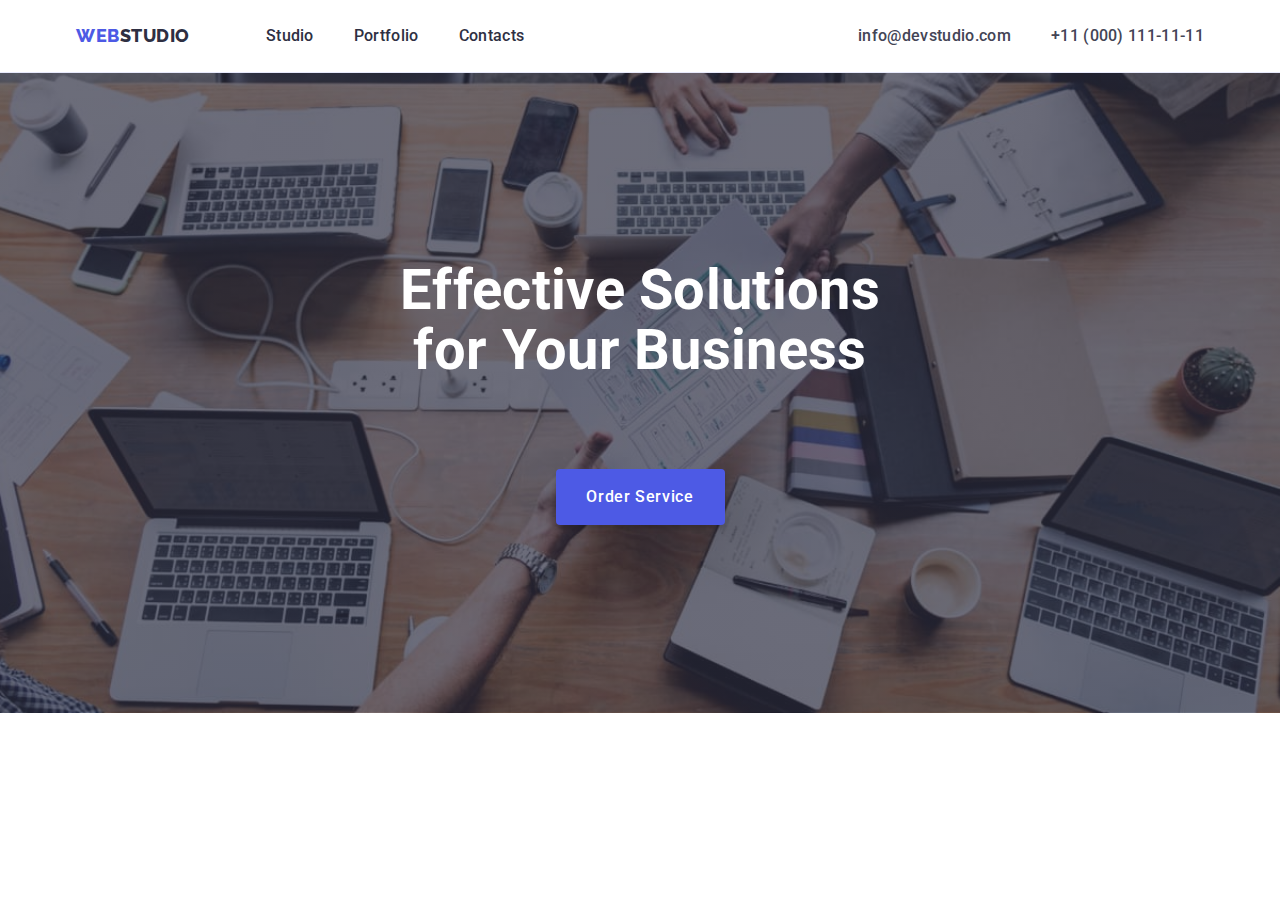
<file: modal.html>
<!DOCTYPE html>
<html lang="en">
<head>
    <meta charset="UTF-8">
    <meta http-equiv="X-UA-Compatible" content="IE=edge">
    <meta name="viewport" content="width=device-width, initial-scale=1.0">
    <link rel="preconnect" href="https://fonts.googleapis.com">
    <link rel="preconnect" href="https://fonts.gstatic.com" crossorigin>
    <link href="https://fonts.googleapis.com/css2?family=Raleway:wght@800&family=Roboto:wght@400;500;700;900&display=swap"
        rel="stylesheet">
    <link rel="stylesheet" href="https://cdnjs.cloudflare.com/ajax/libs/modern-normalize/1.1.0/modern-normalize.min.css">
    <link rel="stylesheet" href="./css/style.css">
    <title>Modal</title>
</head>
<body>
    <header class="header">
        <div class="container header-container">
            <nav class="site-navigation">
    
                <a href="./index.html" class="logo link logo-web-header">web<span
                        class="logo-studio-header">Studio</span></a>
    
                <ul class="site-nav list">
                    <li class="site-nav-item"><a class="title-body-medium link site-nav-link" href="./index.html">Studio</a>
                    </li>
                    <li class="site-nav-item"><a class="title-body-medium link site-nav-link"
                            href="./portfolio.html">Portfolio</a></li>
                    <li class="site-nav-item"><a class="title-body-medium link site-nav-link" href="">Contacts</a></li>
                </ul>
            </nav>
    
            <address class="adress-container adress-main">
                <ul class="list adress">
                    <li class="adress-item"><a class="link title-body"
                            href="mailto:info@devstudio.com">info@devstudio.com</a></li>
                    <li class="adress-item"><a class="link title-body" href="tel:+110001111111">+11 (000) 111-11-11</a></li>
                </ul>
            </address>
        </div>
    </header>
    <main>
        <section class="hero">
            <div class="container">
                <h1 class="hero-title title-biggest">Effective Solutions for Your Business</h1>
                <button class="button hero-button" type="button">Order Service</button>
                              
            </div>
        </section>

        </main>
</body>
</html>
</file>
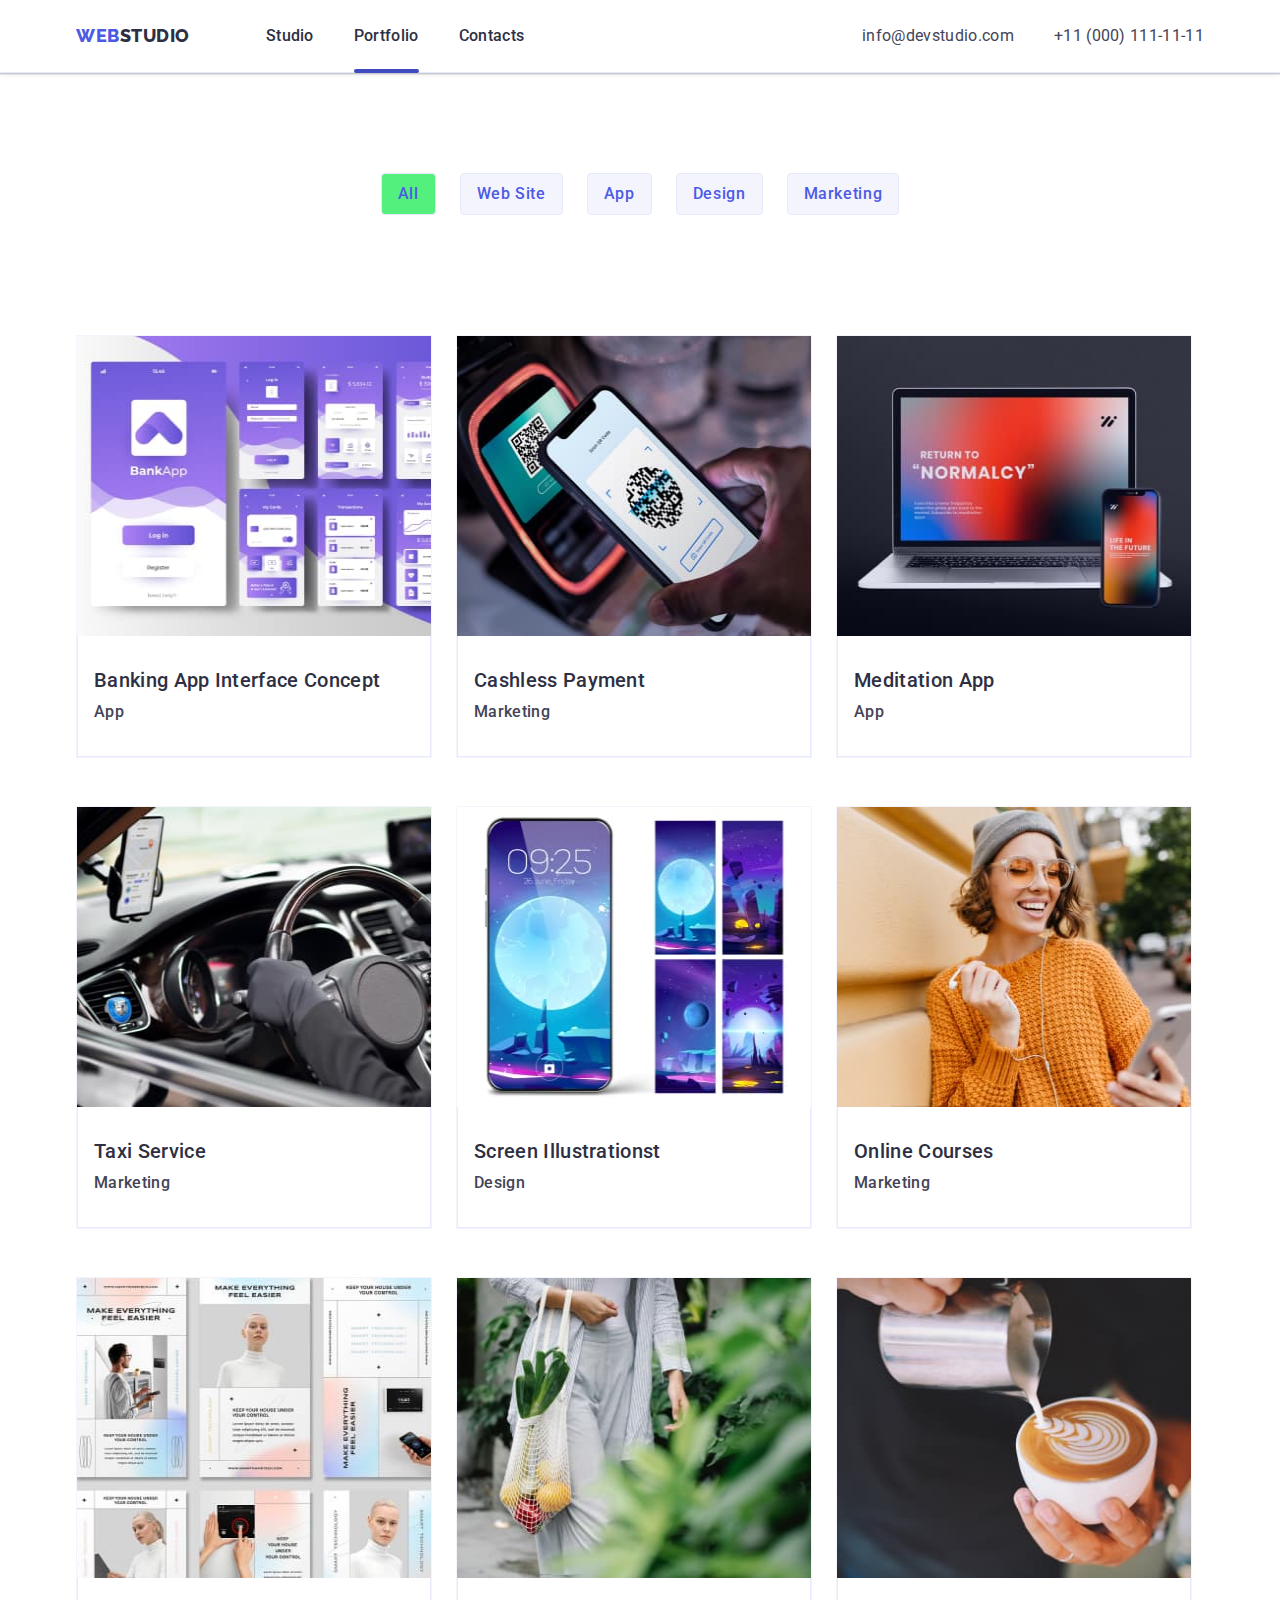
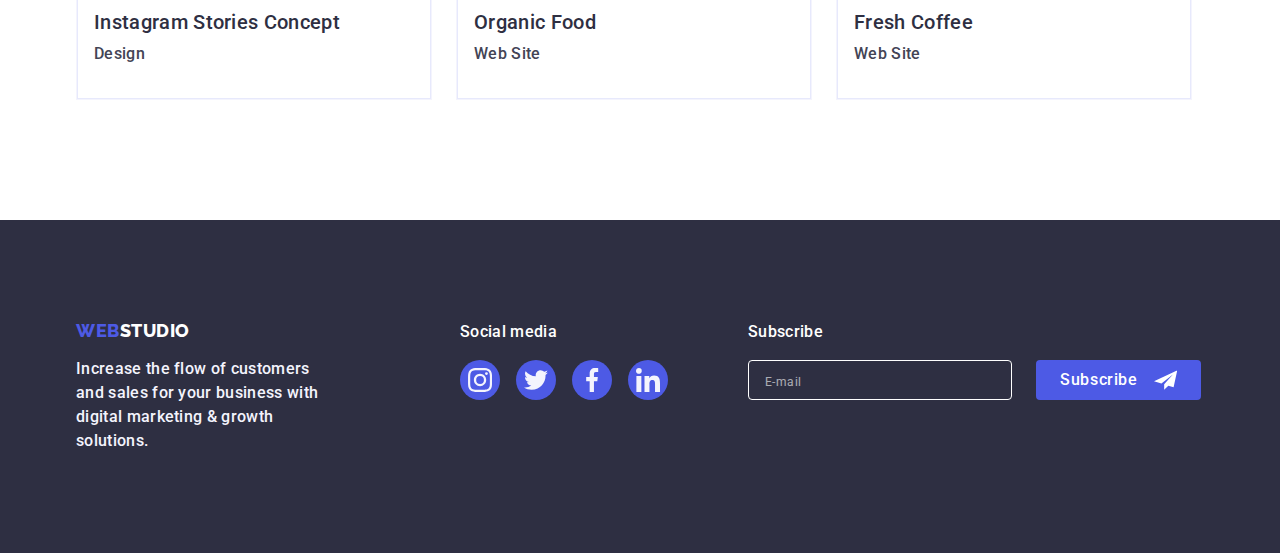
<file: portfolio.html>
<!DOCTYPE html>
<html lang="en">
<head>
    <meta charset="UTF-8">
    <meta http-equiv="X-UA-Compatible" content="IE=edge">
    <meta name="viewport" content="width=device-width, initial-scale=1.0">
    
    <link rel="preconnect" href="https://fonts.googleapis.com">
    <link rel="preconnect" href="https://fonts.gstatic.com" crossorigin>
    <link href="https://fonts.googleapis.com/css2?family=Raleway:wght@800&family=Roboto:wght@400;500;700;900&display=swap"
        rel="stylesheet">
        <link rel="stylesheet" href="https://cdnjs.cloudflare.com/ajax/libs/modern-normalize/1.1.0/modern-normalize.min.css">
        <link rel="stylesheet" href="./css/style.css">
    <title>Portfolio</title>
</head>
<body>
    <!-- Header -->
    <header class="header">
        <div class="container header-container">
            <nav class="site-navigation">
    
                <a href="./index.html" class="logo link logo-web-header">web<span
                        class="logo-studio-header">Studio</span></a>
    
                <ul class="site-nav list">
                    <li class="site-nav-item"><a class="title-body-medium link site-nav-link"
                            href="./index.html">Studio</a>
                    </li>
                    <li class="site-nav-item"><a class="title-body-medium link current site-nav-link"
                            href="./portfolio.html">Portfolio</a></li>
                    <li class="site-nav-item"><a class="title-body-medium link site-nav-link" href="">Contacts</a></li>
                </ul>
    
            </nav>
    
            <address class="adress-container adress-main">
                <ul class="list adress">
                    <li class="adress-item"><a class="link title-body adress-item-link"
                            href="mailto:info@devstudio.com">info@devstudio.com</a></li>
                    <li class="adress-item"><a class="link title-body adress-item-link" href="tel:+110001111111">+11 (000)
                            111-11-11</a></li>
                </ul>
            </address>
            <button class="menu-toggle js-open-menu" aria-expanded="false" aria-controls="mobile-menu">
                <svg width="32" height="22" class="icon-menu">
                    <use href="./images/icon.svg#icon-menu"></use>
                </svg>
            </button>
            <div class="menu-container js-menu-container" id="mobile-menu">
                <button type="button" class="menu-toggle js-close-menu">
                    <svg width="8" height="8" class="icon-close">
                        <use href="./images/icon.svg#icon-close"></use>
                    </svg>
                </button>
    
                <ul class="mobile-menu">
                    <li> <a href="./index.html" class="link">Studio</a></li>
                    <li> <a href="./portfolio.html" class="link">Porfolio</a></li>
                    <li> <a href="" class="link contacts-link">Contacts</a></li>
                </ul>
    
                <ul class="list mobile-adress-list">
                    <li><a href="tel:+110001111111" class="link mobile-tel">+11 (000) 111-11-11</a> </li>
                    <li><a href="mailto:info@devstudio.com" class="link mobile-mail">info@devstudio.com</a></li>
                </ul>
                <ul class="social-list list">
                    <li class="social-icons">
                        <a href="" class="social-link social-link-footer">
                            <svg class="social-icon" width="24" height="24">
                                <use href="./images/icon.svg#icon-inst"></use>
                            </svg>
                        </a>
                    </li>
    
                    <li class="social-icons">
                        <a href="" class="social-link social-link-footer">
                            <svg class="social-icon" width="24" height="24">
                                <use href="./images/icon.svg#icon-twt"></use>
                            </svg>
                        </a>
                    </li>
    
                    <li class="social-icons">
                        <a href="" class="social-link social-link-footer">
                            <svg class="social-icon" width="24" height="24">
                                <use href="./images/icon.svg#icon-fb"></use>
                            </svg>
                        </a>
                    </li>
    
                    <li class="social-icons">
                        <a href="" class="social-link social-link-footer">
                            <svg class="social-icon" width="24" height="24">
                                <use href="./images/icon.svg#icon-lkd"></use>
                            </svg>
                        </a>
                    </li>
                </ul>
    
    
    
            </div>
        </div>
    </header>
    <!-- Main -->
    <main>
    <section class="portfolio-main">
        <div class="container">
        <h1 hidden> Portfolio</h1>


        <!-- Filter -->
    
        <!-- <div class="container-filter">  -->
        <ul class="list filter-list js-filter-list">
            <li class="filter-list-item"><button data-action="all" class="button filter-button is-active" type="button">All</button> </li>
            <li class="filter-list-item"><button data-action="web-site" class="button filter-button" type="button">Web Site</button> </li>
            <li class="filter-list-item"><button data-action="app" class="button filter-button" type="button">App</button> </li>
            <li class="filter-list-item"><button data-action="design" class="button filter-button" type="button">Design</button> </li>
            <li class="filter-list-item"><button  data-action="marketing"class="button filter-button" type="button">Marketing</button> </li>
        </ul>
        <!-- </div> -->
  

    <!-- Content -->
  

        <ul class="list content-list js-content-list">
            
            <!-- <li class="content-list-item">
               
                <a class="link photo-link" href="">
                    <div class="parrent">
                    <picture>
                        <source srcset="./images/desktop-360-300-1px/desktop-1-1.jpg 1x, ./images/desktop-360-300-2px/desktop-1-2.jpg 2x"
                        media="(min-width: 1158px)">

                        <source srcset="./images/tablet-356-300-1px/tablet-1-1.jpg 1x, ./images/tablet-356-300-2px/tablet-1-2.jpg 2x"
                        media="(min-width: 768px)">

                        <source srcset="./images/mobile-396-280-1px/mobile-1-1.jpg 1x, ./images/mobile-396-280-2px/mobile-1-2.jpg 2x"
                        media="(min-width: 320px)">

                        <img src="./images/desktop-360-300-1px/desktop-1-1.jpg" alt="application" width="360" height="300" class="photo-content">
                    </picture>

                    


                     <div class="overlay"> <p class="text-info">14 Stylish and User-Friendly App Design Concepts · Task Manager App · Calorie Tracker App · Exotic Fruit Ecommerce App · 
                    Cloud Storage App </p></div> </div> 
                <div class="container-content-info">
                    <h2 class="content-list-title">Banking App Interface Concept</h2>
                    <p class="content-list-text title-body">App</p>
                </div>
            </a>
                
            </li>

            <li class="content-list-item">
                <a class="link photo-link" href=""><div class="parrent">
                    <picture>
                        <source srcset="./images/desktop-360-300-1px/desktop-2-1.jpg 1x, ./images/desktop-360-300-2px/desktop-2-2.jpg 2x"
                            media="(min-width: 1158px)">
                    
                        <source srcset="./images/tablet-356-300-1px/tablet-2-1.jpg 1x, ./images/tablet-356-300-2px/tablet-2-2.jpg 2x"
                            media="(min-width: 768px)">
                    
                        <source srcset="./images/mobile-396-280-1px/mobile-2-1.jpg 1x, ./images/mobile-396-280-2px/mobile-2-2.jpg 2x"
                            media="(min-width: 320px)">
                    
                        <img src="./images/desktop-360-300-1px/desktop-2-1.jpg" alt="telephone" width="360" height="300"
                            class="photo-content">
                    </picture>
                    
                    
                    


                    <div class="overlay">
                        <p class="text-info">14 Stylish and User-Friendly App Design Concepts · Task Manager App · Calorie Tracker App ·
                            Exotic Fruit Ecommerce App ·
                            Cloud Storage App </p>
                    </div>
                    </div>
                <div class="container-content-info">
                    <h2 class="content-list-title">Cashless Payment</h2>
                    <p class="content-list-text title-body">Marketing</p>
                </div></a>
            </li>

            <li class="content-list-item">
                <a class="link photo-link" href=""><div class="parrent">
                    <picture>
                        <source srcset="./images/desktop-360-300-1px/desktop-3-1.jpg 1x, ./images/desktop-360-300-2px/desktop-3-2.jpg 2x"
                            media="(min-width: 1158px)">
                    
                        <source srcset="./images/tablet-356-300-1px/tablet-3-1.jpg 1x, ./images/tablet-356-300-2px/tablet-3-2.jpg 2x"
                            media="(min-width: 768px)">
                    
                        <source srcset="./images/mobile-396-280-1px/mobile-3-1.jpg 1x, ./images/mobile-396-280-2px/mobile-3-2.jpg 2x"
                            media="(min-width: 320px)">
                    
                        <img src="./images/desktop-360-300-1px/desktop-3-1.jpg" alt="monitor" width="360" height="300"
                            class="photo-content">
                    </picture>
                    
                    


                    <div class="overlay">
                        <p class="text-info">14 Stylish and User-Friendly App Design Concepts · Task Manager App · Calorie Tracker App ·
                            Exotic Fruit Ecommerce App ·
                            Cloud Storage App </p>
                    </div>
                    </div>
                <div class="container-content-info">
                    <h2 class="content-list-title">Meditation App</h2>
                    <p class="content-list-text title-body">App</p>
                </div></a>
              
            </li>
            <li class="content-list-item">
                <a class="link photo-link" href=""><div class="parrent">
                    <picture>
                        <source srcset="./images/desktop-360-300-1px/desktop-4-1.jpg 1x, ./images/desktop-360-300-2px/desktop-4-2.jpg 2x"
                            media="(min-width: 1158px)">
                    
                        <source srcset="./images/tablet-356-300-1px/tablet-4-1.jpg 1x, ./images/tablet-356-300-2px/tablet-4-2.jpg 2x"
                            media="(min-width: 768px)">
                    
                        <source srcset="./images/mobile-396-280-1px/mobile-4-1.jpg 1x, ./images/mobile-396-280-2px/mobile-4-2.jpg 2x"
                            media="(min-width: 320px)">
                    
                        <img src="./images/desktop-360-300-1px/desktop-4-1.jpg" alt="car" width="360" height="300"
                            class="photo-content">
                    </picture>


                  
                    <div class="overlay">
                        <p class="text-info">14 Stylish and User-Friendly App Design Concepts · Task Manager App · Calorie Tracker App ·
                            Exotic Fruit Ecommerce App ·
                            Cloud Storage App </p>
                    </div>
                    </div>
                <div class="container-content-info">
                    <h2 class="content-list-title">Taxi Service</h2>
                    <p class="content-list-text title-body">Marketing</p>
                </div></a>
            </li>

            <li class="content-list-item">
                <a class="link photo-link" href=""><div class="parrent">
                    <picture>
                        <source srcset="./images/desktop-360-300-1px/desktop-5-1.jpg 1x, ./images/desktop-360-300-2px/desktop-5-2.jpg 2x"
                            media="(min-width: 1158px)">
                    
                        <source srcset="./images/tablet-356-300-1px/tablet-5-1.jpg 1x, ./images/tablet-356-300-2px/tablet-5-2.jpg 2x"
                            media="(min-width: 768px)">
                    
                        <source srcset="./images/mobile-396-280-1px/mobile-5-1.jpg 1x, ./images/mobile-396-280-2px/mobile-5-2.jpg 2x"
                            media="(min-width: 320px)">
                    
                        <img src="./images/desktop-360-300-1px/desktop-5-1.jpg" alt="telephone screen" width="360" height="300"
                            class="photo-content">
                    </picture>


                    
                    <div class="overlay">
                        <p class="text-info">14 Stylish and User-Friendly App Design Concepts · Task Manager App · Calorie Tracker App ·
                            Exotic Fruit Ecommerce App ·
                            Cloud Storage App </p>
                    </div>
                    </div>
                <div class="container-content-info">
                    <h2 class="content-list-title">Screen Illustrationst</h2>
                    <p class="content-list-text title-body">Design</p>
                </div></a>
            </li>

            <li class="content-list-item">
                <a class="link photo-link" href=""><div class="parrent">
                    <picture>
                        <source srcset="./images/desktop-360-300-1px/desktop-6-1.jpg 1x, ./images/desktop-360-300-2px/desktop-6-2.jpg 2x"
                            media="(min-width: 1158px)">
                    
                        <source srcset="./images/tablet-356-300-1px/tablet-6-1.jpg 1x, ./images/tablet-356-300-2px/tablet-6-2.jpg 2x"
                            media="(min-width: 768px)">
                    
                        <source srcset="./images/mobile-396-280-1px/mobile-6-1.jpg 1x, ./images/mobile-396-280-2px/mobile-6-2.jpg 2x"
                            media="(min-width: 320px)">
                    
                        <img src="./images/desktop-360-300-1px/desktop-6-1.jpg" alt="woomen" width="360" height="300"
                            class="photo-content">
                    </picture>

                    
                    


                    <div class="overlay">
                        <p class="text-info">14 Stylish and User-Friendly App Design Concepts · Task Manager App · Calorie Tracker App ·
                            Exotic Fruit Ecommerce App ·
                            Cloud Storage App </p>
                    </div>
                    </div>
                <div class="container-content-info">
                    <h2 class="content-list-title">Online Courses</h2>
                    <p class="content-list-text title-body">Marketing</p>
                </div></a>
            </li>

            <li class="content-list-item">
               
                    <a class="link photo-link" href=""><div class="parrent">
                    <picture>
                        <source srcset="./images/desktop-360-300-1px/desktop-7-1.jpg 1x, ./images/desktop-360-300-2px/desktop-7-2.jpg 2x"
                            media="(min-width: 1158px)">
                    
                        <source srcset="./images/tablet-356-300-1px/tablet-7-1.jpg 1x, ./images/tablet-356-300-2px/tablet-7-2.jpg 2x"
                            media="(min-width: 768px)">
                    
                        <source srcset="./images/mobile-396-280-1px/mobile-7-1.jpg 1x, ./images/mobile-396-280-2px/mobile-7-2.jpg 2x"
                            media="(min-width: 320px)">
                    
                        <img src="./images/desktop-360-300-1px/desktop-7-1.jpg" alt="Instagramm content" width="360" height="300"
                            class="photo-content">
                    </picture>
                        
                        


                        <div class="overlay">
                            <p class="text-info">14 Stylish and User-Friendly App Design Concepts · Task Manager App · Calorie Tracker App ·
                                Exotic Fruit Ecommerce App ·
                                Cloud Storage App </p>
                        </div>
                        </div>
                    <div class="container-content-info">
                        <h2 class="content-list-title">Instagram Stories Concept</h2>
                        <p class="content-list-text title-body">Design</p>
                    </div></a>
            </li>

            <li class="content-list-item">
                    <a class="link photo-link" href=""><div class="parrent">
                    <picture>
                        <source srcset="./images/desktop-360-300-1px/desktop-8-1.jpg 1x, ./images/desktop-360-300-2px/desktop-8-2.jpg 2x"
                            media="(min-width: 1158px)">
                    
                        <source srcset="./images/tablet-356-300-1px/tablet-8-1.jpg 1x, ./images/tablet-356-300-2px/tablet-8-2.jpg 2x"
                            media="(min-width: 768px)">
                    
                        <source srcset="./images/mobile-396-280-1px/mobile-8-1.jpg 1x, ./images/mobile-396-280-2px/mobile-8-2.jpg 2x"
                            media="(min-width: 320px)">
                    
                        <img src="./images/desktop-360-300-1px/desktop-8-1.jpg" alt="food" width="360" height="300"
                            class="photo-content">
                    </picture>
                        
                        


                        <div class="overlay">
                            <p class="text-info">14 Stylish and User-Friendly App Design Concepts · Task Manager App · Calorie Tracker App ·
                                Exotic Fruit Ecommerce App ·
                                Cloud Storage App </p>
                        </div>
                        </div>
                    <div class="container-content-info">
                        <h2 class="content-list-title">Organic Food</h2>
                        <p class="content-list-text title-body">Web Site</p>
                    </div></a>
            </li>

            <li class="content-list-item">
                <a class="link photo-link" href=""><div class="parrent">
                    <picture>
                        <source srcset="./images/desktop-360-300-1px/desktop-9-1.jpg 1x, ./images/desktop-360-300-2px/desktop-9-2.jpg 2x"
                            media="(min-width: 1158px)">
                    
                        <source srcset="./images/tablet-356-300-1px/tablet-9-1.jpg 1x, ./images/tablet-356-300-2px/tablet-9-2.jpg 2x"
                            media="(min-width: 768px)">
                    
                        <source srcset="./images/mobile-396-280-1px/mobile-9-1.jpg 1x, ./images/mobile-396-280-2px/mobile-9-2.jpg 2x"
                            media="(min-width: 320px)">
                    
                        <img src="./images/desktop-360-300-1px/desktop-9-1.jpg" alt="coffee" width="360" height="300"
                            class="photo-content">
                    </picture>
                    
                    


                    <div class="overlay">
                        <p class="text-info">14 Stylish and User-Friendly App Design Concepts · Task Manager App · Calorie Tracker App ·
                            Exotic Fruit Ecommerce App ·
                            Cloud Storage App </p>
                    </div>
                    </div>
                <div class="container-content-info">
                    <h2 class="content-list-title">Fresh Coffee</h2>
                    <p class="content-list-text title-body">Web Site</p>
                </div></a>
            </li> -->
            </ul>
    </div>
    </section>
    </main>
    <!-- Footer -->
    <footer class="footer">
        <div class="container footer-container">
            <div class="part-footer-first">
                <a href="./index.html" class="logo logo-footer link logo-web-footer">web<span
                        class="logo-studio-footer">Studio</span></a>
                <p class="footer-text title-body">Increase the flow of customers and sales for your business with digital
                    marketing &
                    growth solutions.</p>
            </div>
    
            <div class="footer-social-container">
                <h3 class="title-body-medium social-text">Social media</h3>
                <ul class="list social-list social-list-footer">
    
                    <li class="social-icons">
                        <a href="https://www.instagram.com/" target="_blank" class="social-link social-link-footer">
                            <svg class="social-icon" width="24" height="24">
                                <use href="./images/icon.svg#icon-inst"></use>
                            </svg>
                        </a>
                    </li>
    
                    <li class="social-icons">
                        <a href="https://twitter.com/" target="_blank" class="social-link social-link-footer">
                            <svg class="social-icon" width="24" height="24">
                                <use href="./images/icon.svg#icon-twt"></use>
                            </svg>
                        </a>
                    </li>
    
                    <li class="social-icons">
                        <a href="https://www.facebook.com/" target="_blank" class="social-link social-link-footer">
                            <svg class="social-icon" width="24" height="24">
                                <use href="./images/icon.svg#icon-fb">
                                </use>
                            </svg>
                        </a>
                    </li>
    
                    <li class="social-icons">
                        <a href="https://www.linkedin.com/" target="_blank" class="social-link social-link-footer">
                            <svg class="social-icon" width="24" height="24">
                                <use href="./images/icon.svg#icon-lkd"></use>
                            </svg>
                        </a>
                    </li>
                </ul>
            </div>
    
            <div class="subscribe-container">
                <h3 class="subscribe-title">Subscribe</h3>
                <form class="subscribe-form">
                    <label>
                        <input type="email" name="mail" placeholder="E-mail" class="footer-mail-input" autocomplete="off">
                    </label>
                    <button type="submit" class="button subscribe-button">Subscribe
                        <svg width="24" height="24" class="send-icon">
                            <use href="./images/icon.svg#icon-send"></use>
                        </svg>
                    </button>
                </form>
            </div>
        </div>
    </footer>

    <script type="module" src="./js/porfolio-items.js"></script>
<script src="./js/mobile-menu.js"></script>
</body>
</html>
</file>
<file: css/style.css>
:root {
    --previous-color-text: #2E2F42;
    --second-color-text: #434455;
        --timing-animation: cubic-bezier(0.4, 0, 0.2, 1);
            --timing-duration: 250ms;
}

/* General */
body {
    font-family: 'Roboto', sans-serif;
    color: var(--previous-color-text);
    letter-spacing: 0.02em;

}

.comment-text {
    resize: none;
}
.container {
        padding: 0 16px 0 16px;
        margin-left: auto;
        margin-right: auto;
        width: 100%;
       
}

img {
    display: block;
}
h1,h2,h3,h4,p {
    margin: 0;
    padding: 0;
}


.button {
    font-weight: 500;
    font-size: 16px;
    line-height: 1.5;
    letter-spacing: 0.04em;
    border-radius: 4px;
    cursor: pointer;
    transition: background-color var(--timing-duration) var(--timing-animation),
                color var(--timing-duration) var(--timing-animation);
}
.link {
    text-decoration: none;
    transition: color var(--timing-duration) var(--timing-animation);
                
}



.list {
    list-style: none;
    padding: 0;
    margin: 0;
}



/* Шрифты */
.title-med {
    font-weight: 500;
    font-size: 20px;
    line-height: 1.2;
}

.title-big {
    font-weight: 700;
    font-size: 36px;
    line-height: 1.11;
}

.title-body-medium {
    font-weight: 400;
    font-size: 16px;
    line-height: 1.5;

}


.title-body {
    font-weight: 500;
    font-size: 16px;
    line-height: 1.5;
    color: var(--second-color-text);
}


/* Pernamenent */


























/* Header */

.header {
                border-bottom: 1px solid #E7E9FC;
                    box-shadow: 0px 2px 1px rgba(46, 47, 66, 0.08),
                        0px 1px 1px rgba(46, 47, 66, 0.16),
                        0px 1px 6px rgba(46, 47, 66, 0.08);
}

.header-container {
            padding-top: 24px;
            padding-bottom: 24px;

        }

/* Logo */

nav {
    display: flex;
    justify-content: space-between;
    align-items: center;
}

.logo {
    font-family: 'Raleway', sans-serif;
    text-transform: uppercase;
    font-weight: 800;
    font-size: 18px;
    line-height: 1.17;
    letter-spacing: 0.03em;
    color: #4D5AE5;
    

}


.logo-studio-header {
    color: var(--previous-color-text);
}

.logo:visited .logo-studio-header {
    color: var(--previous-color-text);
}

.icon-menu {
    stroke: var(--previous-color-text);
}

.site-nav-link {
    font-weight: 500;
    font-size: 16px;
    line-height: 1.5;
    color: var(--previous-color-text);
}

.site-nav-link:hover,
.site-nav-link:focus {
    color: #4D5AE5
}

/* Adress */



.adress-item-link {
    font-weight: 400;
    font-size: 12px;
    line-height: 1.17;

}

.adress-item-link:hover,
.adress-item-link:focus {
    color: #4D5AE5;
}

/* Hero */


.hero {
    text-align: center;
    padding-top: 112px;
    padding-bottom: 112px;
    margin-left: auto;
    margin-right: auto;
    background-color: var(--previous-color-text);
    max-width: 1440px;
    background-image: linear-gradient(rgba(46, 47, 66, 0.7),
            rgba(46, 47, 66, 0.7)),
            url('../images/mobile-396-280-1px/hero-mobile-428x432-1px.jpg');
    background-size: cover;
    background-position: center;
    background-repeat: no-repeat;

}





/* Screen 2px - before 768px */
@media screen and (min-device-pixel-ratio: 2) and (max-width: 767px),
screen and (min-resolution: 192dpi) and (max-width: 767px),
screen and (min-resolution: 2dppx) and (max-width: 767px){
    .hero {
        background-image: linear-gradient(rgba(46, 47, 66, 0.7),
                rgba(46, 47, 66, 0.7)), 
                url('../images/mobile-396-280-2px/hero-mobile-428x432-2px.jpg');
    }
}


/* Tablet hero image */

@media screen and (min-width: 768px) {
    .hero {
        background-image: linear-gradient(rgba(46, 47, 66, 0.7),
                rgba(46, 47, 66, 0.7)),
                url('../images/tablet-356-300-1px/hero-tablet-768x436-1px.jpg');
    }
}

/* Tablet hero image 2px */

@media screen and (min-device-pixel-ratio: 2) and (min-width: 768px),
screen and (min-resolution: 192dpi) and (min-width: 768px),
screen and (min-resolution: 2dppx) and (min-width: 768px) {
    .hero {
        background-image: linear-gradient(rgba(46, 47, 66, 0.7),
                rgba(46, 47, 66, 0.7)),
                url('../images/tablet-356-300-2px/hero-tablet-768x436-2px.jpg');
    }
}


/* Desktop hero image */

@media screen and (min-width: 1158px) {
    .hero {
        background-image: linear-gradient(rgba(46, 47, 66, 0.7),
                rgba(46, 47, 66, 0.7)),
                url('../images/desktop-360-300-1px/hero-desktop-1440x600-1px.jpg');
    }
}

/* Desktop hero image 2px */
@media screen and (min-device-pixel-ratio: 2) and (min-width: 1158px),
screen and (min-resolution: 192dpi) and (min-width: 1158px),
screen and (min-resolution: 2dppx) and (min-width: 1158px){
    .hero {
        background-image: linear-gradient(rgba(46, 47, 66, 0.7),
                rgba(46, 47, 66, 0.7)),
                url('../images/desktop-360-300-2px/hero-desktop-1440x600-2px.jpg');
    }
}


.hero-title {
    color: white;
    font-weight: 700;
    font-size: 36px;
    line-height: 1.11;



}

.hero-button {
    background-color: #4D5AE5;
    color: #FFFFFF;
    margin-top: 88px;
    width: 169px;
    padding-top: 16px ;
    padding-bottom: 16px;
    border: none;
    box-shadow: 0px 4px 4px rgba(0, 0, 0, 0.15);
  
    
}

.hero-button:hover,
.herobutton:focus {
    background: #404BBF;
}


/* Backdrop */
/* Modal window */
.backdrop {
    position: fixed;
    top: 0;
    left: 0;
    width: 100%;
    height: 100%;
    visibility: visible;
    background: rgba(46, 47, 66, 0.4);
    transition: visibility var(--timing-duration) var(--timing-animation),
        opacity var(--timing-duration) var(--timing-animation);
}

.backdrop.is-hidden {
    visibility: hidden;
    opacity: 0;
    pointer-events: none;
}

.modal-window {
    position: absolute;
    display: inline-block;
    top: 50%;
    left: 50%;
    border-radius: 4px;
    transform: translate(-50%, -50%) scale(1) rotateZ(1turn);
    transition: transform var(--timing-duration) var(--timing-animation);
    background-color: #FCFCFC;
    padding: 72px 16px 24px 16px;
    min-width: 320px;
    min-height: 586px;
}

.modal-text {
    text-align: center;
    font-family: 'Roboto';
    font-weight: 500;
    font-size: 16px;
    line-height: 1.5;
    letter-spacing: 0.02em;
}

.backdrop.is-hidden .modal-window {
    transform: translate(-50%, -50%) scale(1.5);
}

.modal-window-button {
    position: absolute;
    display: flex;
    align-items: center;
    justify-content: center;
    top: 24px;
    right: 24px;
    width: 24px;
    height: 24px;
    background-color: #E7E9FC;
    border-radius: 50%;
    border: 1px solid rgba(0, 0, 0, 0.1);
    cursor: pointer;
    transition: background-color var(--timing-duration) var(--timing-animation);
}

.modal-window-button:hover .modal-window-icon {
    fill: #FFFFFF;
}

.modal-window-button:hover {
    background-color: #404BBF;
}

.modal-window-button:active {
    background-color: #404BBF;
}

.modal-window-icon {
    transition: fill var(--timing-duration) var(--timing-animation);
}

.modal-window-icon {
    fill: #2E2F42;
}

.modal-window-button:active .modal-window-icon {
    fill: #FFFFFF;
}

/* Form */

.form-container {
    margin-top: 16px;

}

.form-container .form-part-text {
    margin-top: 4px;
    padding-left: 24px;
        font-weight: 400;
            font-size: 12px;
            line-height: 1.17;
            letter-spacing: 0.04em;
            padding-top: 8px;
            padding-bottom: 8px;
}

.form-part {
    position: relative;
    display: flex;
    flex-direction: column;
    text-align: start;
    padding-top: 8px;
}

.form-part-name {
    padding-top: 0;
}

.form-part-title {
    font-weight: 400;
    font-size: 12px;
    line-height: 1.17;
    letter-spacing: 0.04em;
    color: #8E8F99;
}



.form-part-text {
    background-color: #FCFCFC;
    border: 1px solid rgba(46, 47, 66, 0.4);
    border-radius: 4px;
    transition: border var(--timing-duration) var(--timing-animation);
}

.form-part-text:focus {
    outline: none;
    border: 1px solid #4D5AE5;
}

.form-part-text:focus+.form-icon {
    fill: #4D5AE5;
}

.comment-text {
    background-color: #FCFCFC;
    border: 1px solid rgba(46, 47, 66, 0.4);
    border-radius: 4px;
    transition: border var(--timing-duration) var(--timing-animation);
    padding-inline-start: 16px;
    padding-inline-end: 16px;
    padding-block-end: 8px;
    padding-block-start: 8px;
        font-weight: 400;
            font-size: 12px;
            line-height: 1.17;
            margin-top: 4px;
            height: 120px;
}

.comment-text::placeholder {
    font-weight: 400;
    font-size: 12px;
    line-height: 1.17;
    color: rgba(46, 47, 66, 0.4);
    letter-spacing: 0.04em;
}

.comment-text:focus {
    outline: none;
    border: 1px solid #4D5AE5;
}

.policy-container {
    text-align: left;
    margin-top: 18px;
}




.policy-label {
    display: flex;
    align-items: center;
    font-weight: 400;
    font-size: 12px;
    line-height: 1.17;
    letter-spacing: 0.04em;
    color: #8E8F99;
}


.checkbox {
    position: absolute;
    -webkit-appearance: none;
    -moz-appearance: none;
    appearance: none;
        width: 16px;
            height: 16px;
}

.checkbox:checked+.accept-icon {
    background-color: #404BBF;
    border-color: #404BBF;

}

.form-icon {
    position: absolute;
    bottom: 4px;
    left: 6px;
    fill: #2E2F42;
    transition: fill var(--timing-duration) var(--timing-animation);

}

.accept-icon {

    border: 1px solid rgba(46, 47, 66, 0.4);
    border-radius: 2px;
    fill: rgba(244, 244, 253, 1);
    background-color: #FFFFFF;
    transition: background var(--timing-duration) var(--timing-animation),
        border-color var(--timing-duration) var(--timing-animation);
}

.policy-text {
    margin-left: 8px;
}

.link-policy {
    text-decoration: underline;
}

.link-policy:visited {
    color: #4D5AE5;
}




.modal-button {
    border: 1px solid #4D5AE5;
    border-radius: 4px;
    background-color: #4D5AE5;
    box-shadow: 0px 4px 4px rgba(0, 0, 0, 0.15);
    color: white;
    padding: 15px 32px;
    margin-top: 24px;
    width: 169px;
}

.modal-button.disabled {
    background-color: gray;
}

.modal-button-text {
    font-weight: 500;
    font-size: 16px;
    line-height: 1.5;
    letter-spacing: 0.04em;
}
/* Features */
.section-feature {
    padding-top: 96px;
    padding-bottom: 96px;
}

.feature-list {
    display: flex;
    flex-wrap: wrap;
    padding: 0;
    margin: 0;
    text-align: center;
}

 .feature-icons {
     display: none;
 }



/* Features */



.feature-container-text {
    margin-top: 8px;
    padding-left: 0;
    text-align: start;
    font-weight: 400;
    font-size: 16px;
    line-height: 1.5;
}

        /* What are we doing */
    
        .doing {
            display: none;
        }

/* Our team */




.our-team {
    text-align: center;
    padding-top: 96px;
    padding-bottom: 96px;
    background-color: #F4F4FD;
}

.team-part{
    width: 264px;
}

.team-part {
    padding-bottom: 32px;
    background-color: white;
    border-radius: 4px;
    box-shadow: 0px 1px 6px rgba(46, 47, 66, 0.08),
            0px 1px 1px rgba(46, 47, 66, 0.16),
            0px 2px 1px rgba(46, 47, 66, 0.08);
    
}
.team-list {
    margin-top: 72px;
    
}




.social-list {
    display: flex;
    justify-content: center;
    gap: 24px;
    
}




.social-icon {
    fill: #F4F4FD;
}



.social-link {
    width: 40px;
    height: 40px;
    display: flex;
    justify-content: center;
    align-items: center;
    background-color: #4D5AE5;
    border-radius: 50%;
    transition: background var(--timing-duration) var(--timing-animation);
}

.social-link:hover,
.social-link:focus {
    background-color: #404BBF;
}

.name-team {
    margin-top: 32px;
}

.team-profession {
    margin-top: 8px;
    font-weight: 400;
}

.social-list {
    margin-top: 8px;
}




/* Customers */


.customers {
    padding-top: 96px;
    padding-bottom: 96px;
    text-align: center;
   
}

.customers-list {
    display: flex;
    justify-content: center;
    flex-wrap: wrap;
    gap: 72px 16px;
    margin-top: 72px;
}

.customers-list-item {
   display: block;
}




.customers-list-link {
    display: flex;
    width: 100%;
    height: 100%;
    padding: 16px 40px;
    border: 1px solid #8E8F99;
    border-radius: 4px;
    transition: border-color var(--timing-duration) var(--timing-animation);
}

.customers-list-link:hover,
.customers-list-link:focus {
    border-color: #404BBF;
}


.customers-list-link:hover  .logo-companys,
.customers-list-link:focus  .logo-companys{
    fill: #404BBF
}


.logo-companys {
    fill: #8E8F99;
    transition:  fill var(--timing-duration) var(--timing-animation)
}

/* Footer */

.footer {
    background-color: var(--previous-color-text);
    color: white;
    text-align: center;
    padding-top: 96px;
    padding-bottom: 96px;
}




/* Logo */



.logo-studio-footer {
    color: white;
}

.footer-text {
    
    color: #F4F4FD;
}

/* Social container */

.social-link-footer:hover,
.social-link-footer:focus {
    background-color: #31D0AA;
}
.social-text {
    font-weight: 500;
}

/* Subscribe */
.subscribe-title {
    margin-bottom: 16px;
    font-weight: 500;
    font-size: 16px;
    line-height: 1.5;
}




.footer-mail-input {
    background-color: transparent;
    border: 1px solid #FFFFFF;
    border-radius: 4px;
    opacity: 0.3;
    padding-top: 8px;
    padding-left: 16px;
    padding-bottom: 8px;
    height: 40px;
    color: white;
}


.footer-mail-input::placeholder {
    color: #FFFFFF;
    opacity: 0.6;
    font-weight: 400;
    font-size: 12px;
    line-height: 2;
    letter-spacing: 0.04em;
}


.subscribe-button {
    display: flex;
    justify-content: center;
    text-align: center;
    background-color: #4D5AE5;
    color: white;
    width: 165px;
    padding: 8px 24px;
    gap: 16px;
    border: none;
}

.subscribe-button:hover, 
.subscribe-button:focus {
background-color: #31D0AA;
}


/* Portfolio */


/* Filters */

.filter-list {
    display: flex;
    gap: 24px;

    
}
.filter-button {
    background-color: #F4F4FD;
    color: #4D5AE5;
    padding: 8px 16px;
    border: 1px solid #E7E9FC;
    box-sizing: content-box;
}

 .filter-button:hover {
    background-color: #404BBF;
    color: white;
} 

.filter-button.is-active {
      background-color: #53F07E
     
}


/* Content */




.parrent {
    position: relative;
    overflow: hidden;

}
.overlay {
    position: absolute;
    width: 100%;
    height: 100%;
    border: none;
    bottom: 0;
    transform: translate(0, 100%);
    background-color: #4D5AE5;
    color: #F4F4FD;
        padding-top: 40px;
            padding-left: 32px;
            padding-right: 32px;

            transition: transform var(--timing-duration) var(--timing-animation);
    
}



.content-list-title {
    color: var(--previous-color-text);
}

.content-list-item {
    width: calc((100% - 48px) / 3);
}

.photo-link {
    display: block;
}

.photo-link:hover,
.photo-link:focus {
    box-shadow: 0px 1px 6px rgba(46, 47, 66, 0.08),
        0px 1px 1px rgba(46, 47, 66, 0.16),
        0px 2px 1px rgba(46, 47, 66, 0.08);
}

.photo-link:hover .overlay,
.photo-link:focus .overlay {
    transform: translateY(0);
}

.content-list {
    display: flex;
    flex-direction: column;
   align-items: center;

}

.content-list-item {
        border: 1px solid #F4F4FD;

}

.container-content-info {
    padding: 32px 16px;
    border : 1px solid #E7E9FC;
    border-top: none;
}

.content-list-title {
   
    font-weight: 500;
    font-size: 20px;
    line-height: 1.2;
    
}

.content-list-text {
    margin-top: 8px;
    color: var(--second-color-text);
    

}



/* After 428 */
@media screen and (min-width: 428px) {
    .form-container {
        width: 392px;
    }
}


/* Vision before 767px */
@media screen and (max-width: 767px) {
    
    /* General */




/* Header */
.container {
    max-width: 428px;
}
.header-container {
    display: flex;
    justify-content: space-between;
}

.site-nav {
    display: none;
}

.adress {
    display: none;
}
    
/* Hero */



/* Footer */
.footer-mail-input {
    width: 100%;
    margin-bottom: 16px;
}

.footer-text {
    margin-top: 16px;
}
/* Hero */
.hero-title {
    max-width: 320px;
    margin-left: auto;
    margin-right: auto;
}


/* Features */
   
    .feature-list-item {
        max-width: 396px;
    }
    .feature-list-item:not(:last-child) {
        margin-bottom: 72px;
    }

    .feature-list {
        justify-content: center;
    }

    
/* Our-team */

.team-list {
    display: flex;
    flex-wrap: wrap;
    gap: 72px 24px;
    justify-content: center;

}




/* Customers */
.customers-list-item {
    max-width: 190px;
}

.customers-list>.customers-list-item:nth-child(2n) {
    padding-right: calc((100% - 24px - (190px * 2)) / 2);
}
    
.customers-list>.customers-list-item:nth-child(2n + 1) {
    padding-left: calc((100% - 24px - (190px * 2)) / 2);
}



}
    /* Footer */
/* First part */
.part-footer-first {
  max-width: 268px;
  margin-left: auto;
  margin-right: auto;
  
}

.footer-text {
    text-align: left;
}

/* Social list */
        .footer-social-container {
            margin-top: 72px;
         }


        .social-list-footer {
            margin-top: 16px;
        }
    
        /*Subscribe */
    
        .subscribe-container {
            margin-top: 72px;
    
        }

        .subscribe-button {
            margin-left: auto;
            margin-right: auto;
        }

/* Subscribe */
.footer-mail-input {
    max-width: 398px;
}

        /* Portfolio */
        .portfolio-main {
            padding-top: 48px;
            padding-bottom: 48px;
        }

        .filter-list {
            flex-wrap: wrap;
            padding-bottom: 48px;
        }
      
/* Content */
.content-list-item {
    width: 396px;
}
    .photo-content {
        width: 100%;
    }
        .overlay {
            display: none;
        }

 
    

/* От 768 до 1157 */
    @media screen and (min-width: 768px) and (max-width: 1157px) {


        .container {
            max-width: 768px;
        }

        /* Header */

        .header-container {
            padding-top: 16px;
            padding-bottom: 16px;
        }
        .site-nav {
            margin-left: 120px;
        }

        .site-nav-link {
            padding-top: 30px;
            padding-bottom: 30px;
        }
        .current::after {
            content: '';
            width: 100%;
            height: 4px;
            position: absolute;
            bottom: -29px;
            left: 0;
            background-color: #404BBF;
            border-radius: 4px;
        }

        /* Adress */
     .adress {
        display: flex;
        flex-direction: column;
        gap: 12px;
    
     }
       /* Features */
       
     /* Footer */
     .footer-container {
        padding-left: 108px;
        padding-right: 108px;

     }
       /* Portfolio */
        .portfolio-main {
            padding-bottom: 96px;
            
        }



       /* Filters */
       .filter-list {
        margin-top: 64px;
        margin-bottom: 64px;
        
       }

    /* Content */
    .overlay {
        display: none;
    }
    }

    

    



    @media screen and (min-width: 768px) {
        /* Header */

        
        .header-container {
            display: flex;
            justify-content: space-between;
            align-items: center;
        }

        .menu-toggle {
            display: none;
        }
        .menu-container {
            display: none;
        }
/* Nav */
.site-nav {
    display: flex;
    align-items: center;
    gap: 40px;
}




    .icon-menu {
            display: none;
        }
    
    .site-nav-item {
        position: relative;
    }


    /* Adress */

    .adress {
        display: flex;
        font-style: normal;
    }
    /* Hero */

    .hero-title {
        width: 496px;
        margin-left: auto;
        margin-right: auto;
        font-size: 56px;
        line-height: 1.07;
    }

        /* Features */

        .feature-list {
            display: flex;
            gap: 72px 24px;
        }

        .feature-title {
            text-align: start;
        }

        .feature-list-item {
            width: 356px;
           
        }
        /* Our team */

        .our-team .container {
            padding-left: 108px;
            padding-right: 108px;
        }
        
        .team-list {
            display: flex;
            flex-wrap: wrap;
            gap: 64px 24px;
          
        }
        
        /* Customers */
        .customers-list {
            gap: 72px 24px;
        }
        
        .customers-list-link {
            padding-left: 32px;
            padding-right: 32px;
        }
        .logo-companys {
            width: 104px;
        }
            /* Footer */

            .footer {
        text-align: start;
            }
.footer-container {
    display: flex;
    align-items: flex-start;
    flex-wrap: wrap;
    gap: 72px 24px;
   
}

            .part-footer-first {
                display: inline-block;
                text-align: start;
                width: 264px;
                margin-left: 0;
                margin-right: 0;
                
            }

            .footer-text {
                margin-top: 16px;
            }

            .footer-social-container {
                display: inline-block;
                width: 208px;
                margin-right: 0;
                margin-top: 0;
               
            }

            .social-list-footer {
                gap: 16px;
            }

            .subscribe-container {
                width: 453px;
                margin: 0;
 
            }

            .footer-mail-input {
                width: 264px;
                margin-bottom: 0;
            }

            .subscribe-form {
                display: flex;
                gap: 24px;
            }

           



            /* Portfolio */

           

            .filter-list {
                justify-content: center;
            }

            .content-list {
               flex-direction: row;
               flex-wrap: wrap;
               gap: 72px 24px;
            }

            .content-list-item {
                width: 356px;
            }

     }



     @media screen and (min-width: 1158px) {
        .container {
            max-width: 1158px;
            padding-left: 15px;
            padding-right: 15px;
        }

      
           

    /* Header */
  
    .header-container {
        display: flex;
        align-items: center;
        
    }

        .current:after {
            content: '';
            position: absolute;
            width: 100%;
            height: 4px;
            left: 0;
            bottom: -25px;
            border-radius: 4px;
            background-color: #404BBF;
        }




.site-nav {
    margin-left: 76px;
  
}

.site-nav-link {
    padding-top: 24px;
    padding-bottom: 24px;

}
           /* Adress */
    .adress {
    gap: 40px;
        }

    .adress-item-link {
        font-size: 16px;
        line-height: 1.5;
    }
/* Hero */
.hero {
    padding-top: 188px;
    padding-bottom: 188px;
}

/* Feauters */

.section-feature {
    padding-bottom: 120px;
    padding-top: 120px;
}

.feature-icon-bg {
    background-color: #F4F4FD;
    border-radius: 4px;
}
.feature-icons {
    display: inline-block;
    margin: 24px 100px;
}
.feature-title {
    margin-top: 8px;
    font-weight: 500;
    font-size: 20px;
    line-height: 1.2;
}
.feature-list-item {
    width: 264px;
}
/* What are we doing */
.doing {
    display: block;
    text-align: center;
    padding-bottom: 120px;
}

.title-doing {
    font-weight: 700;
    font-size: 36px;
    line-height: 1.11;
    text-transform: capitalize;
}

.doing-list {
    
    margin-top: 72px;
    display: flex;
    gap: 24px;
}
.doing-item {
    border: 1px solid #E7E9FC;
}
.doing-photo {
    display: block;
}
/* Our team */

.our-team {
    padding-top: 120px;
    padding-bottom: 120px;
}

.our-team .container {
    padding-left: 15px;
    padding-right: 15px;
}

/* Customers */
.customers {
    padding-bottom: 120px;
    padding-top: 120px;
}
.customers-list-item {
    display: block;
    width: 168px;
}

.customers-list-link {
    padding: 16px 32px;
}

.logo-companys {
    width: 104px;
}

/* Footer */
.footer {
    padding-top: 100px;
    padding-bottom: 100px;
}
.footer-container {
    gap: 0;
}
.part-footer-first {
    margin-right: 0;
}
.footer-social-container {
    margin-left: 120px;
}

.subscribe-container {
    margin-left: 80px;
}

.footer-mail-input {
   border-color: white;
   opacity: 1;
}

.footer-mail-input:placeholder {
    opacity: 1;
}

/* Portfolio */
.portfolio-main {
    padding-top: 100px;
    padding-bottom: 120px;
}

/* Content */
.content-list {
    margin-top: 72px;
    gap: 48px 24px;
}
 .overlay {
     display: block;
 }

}


/* Mobile - menu */

.menu-container {
    position: fixed;
    display: flex;
    flex-direction: column;
    justify-content: space-between;
    top: 0;
    left: 0;
    width: 100vw;
    height: 100vh;
    padding: 80px 35px 40px 40px;
    z-index: 999;
    background-color: white;
    transform: translateX(100%);
    transition: transform var(--timing-duration) var(--timing-animation);
    overflow: scroll;
}

.menu-container.is-open {
    transform: translateX(0);
}

.menu-toggle.js-open-menu {
    background-color: white;
    border: none;
    padding: 0;
}

.menu-toggle.js-close-menu {
    position: absolute;
    width: 24px;
    height: 24px;
    top: 24px;
    right: 24px;
    border-radius: 50%;
    border: 1px solid rgba(46, 47, 66, 0.1);
    display: flex;
    justify-content: center;
    align-items: center;
    background-color: rgba(231, 233,252, 0.1);
    padding: 0;
    transition: background-color var(--timing-duration) var(--timing-animation);
    
    
}

.icon-close {
    fill: var(--previous-color-text);
    transition: fill var(--timing-duration) var(--timing-animation);
}

.js-close-menu:hover .icon-close,
.js-close-menu:focus .icon-close {
    fill: white;
}

.menu-toggle.js-close-menu:hover,
.menu-toggle.js-close-menu:focus {
    background-color:  #404BBF;
}

.mobile-menu {
    display: flex;
    flex-direction: column;
    gap: 40px;
    padding: 0;
    
    list-style: none;
}

.mobile-menu .link {
    font-weight: 700;
    font-size: 36px;
    line-height: 1.11;
    text-decoration: none;
    color: var(--previous-color-text);
}

.mobile-menu .link:visited {
    color: var(--previous-color-text);
}

.mobile-menu .link.contacts-link {
    color: #404BBF;
}


.mobile-menu-contacts {
    display: flex;
    flex-direction: column;
    gap: 48px;
}
.mobile-adress-list {
    display: flex;
    flex-direction: column;
    gap: 40px;

}

.mobile-tel {
    font-weight: 700;
    font-size: 25px;
    line-height: 1.11;
    color: #4D5AE5;

@media screen and (min-width: 420px){
    font-size: 36px;
}
}



.mobile-mail {
    display: block;
    font-weight: 500;
    font-size: 20px;
    line-height: 1.2;
    color: var(--second-color-text);
    
}

.mobile-menu-contacts .social-list {
    margin-top: 0;
}
.menu-container .social-list {
   margin-right: auto;

}
</file>
